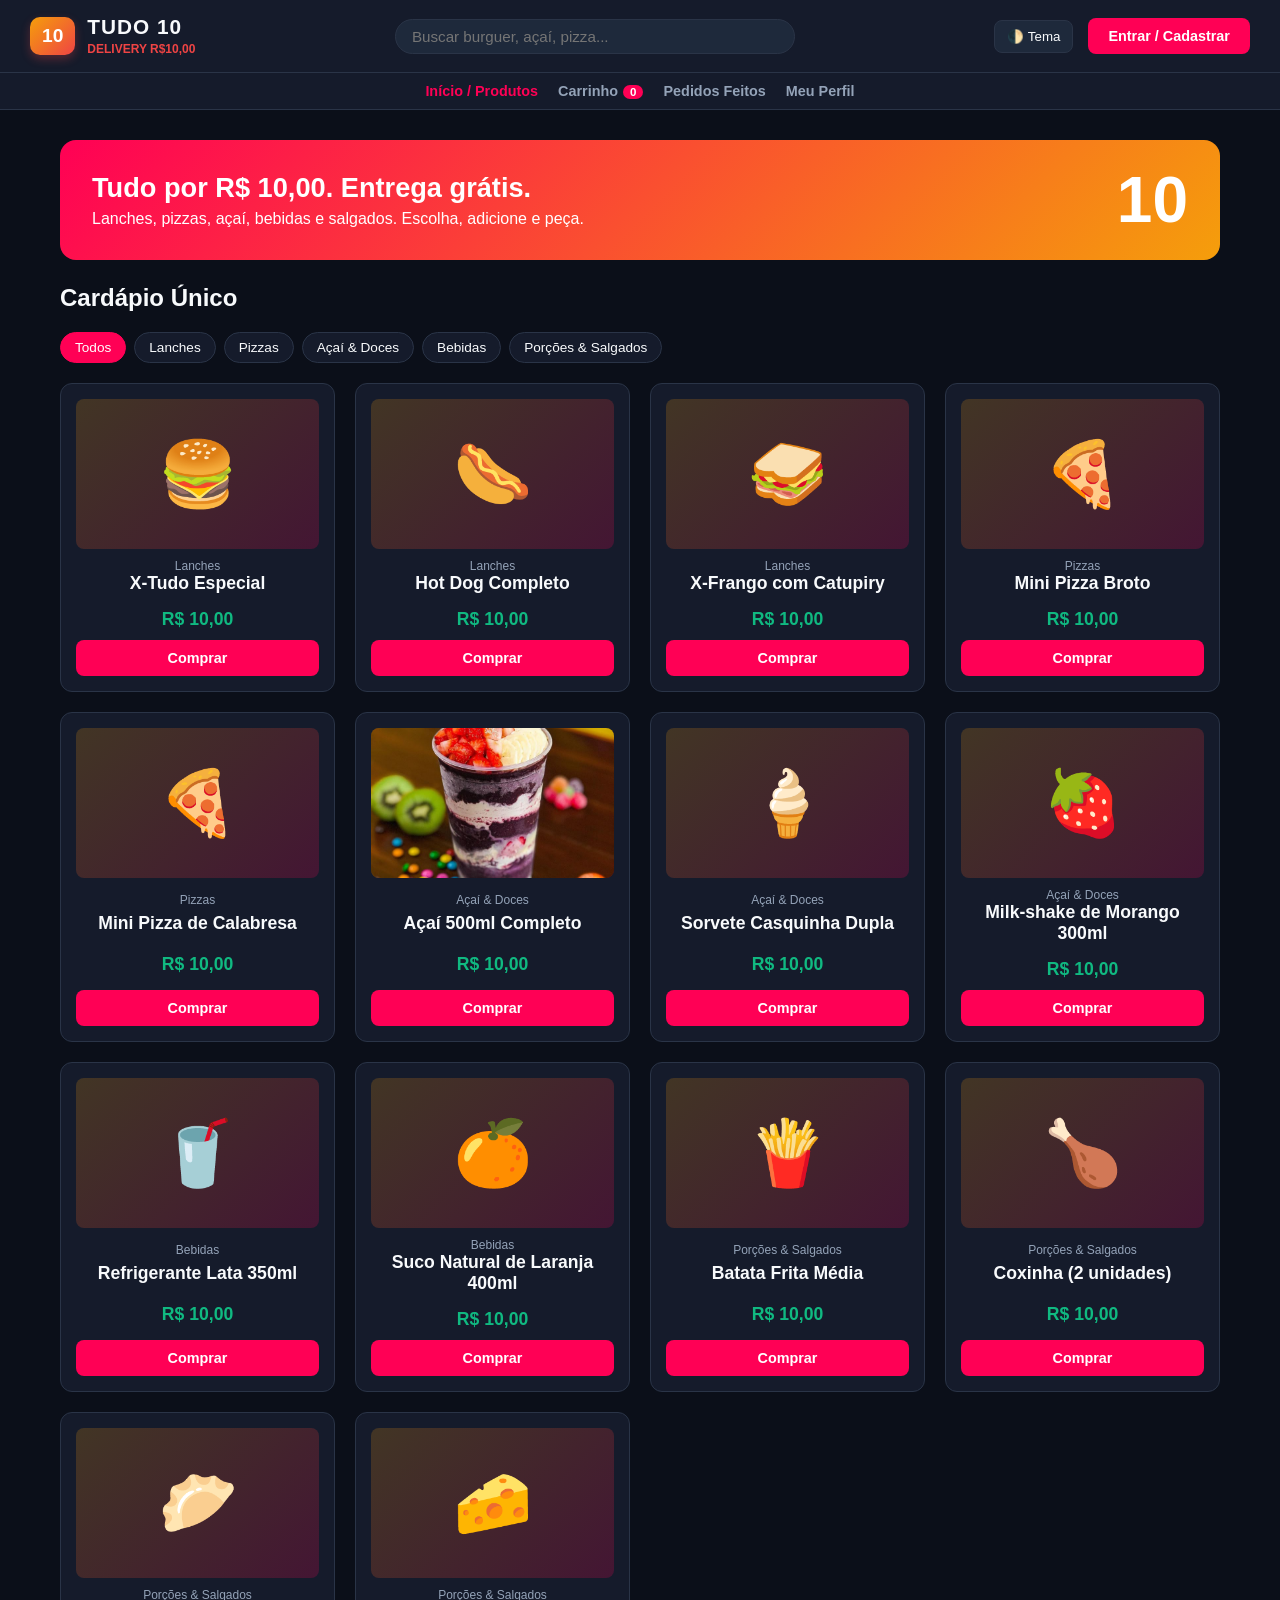
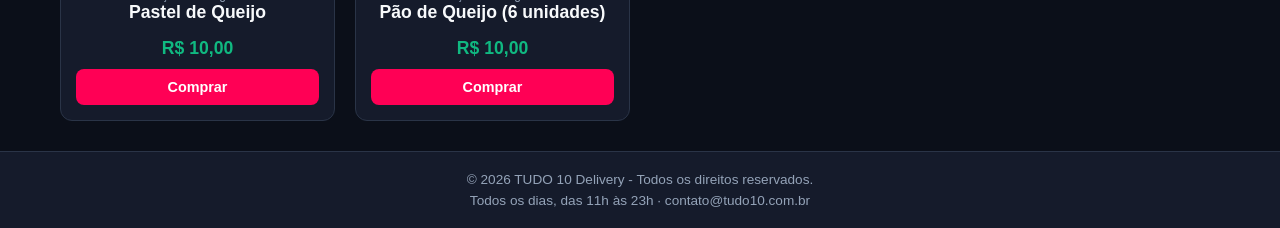
<file: docs/index.html>
<!DOCTYPE html>
<html lang="pt-BR" data-theme="dark">
<head>
  <meta charset="UTF-8">
  <meta name="viewport" content="width=device-width, initial-scale=1.0">
  <title>Delivery R$ 10,00 - TUDO 10</title>
  <link rel="stylesheet" href="style.css">
  <script src="script.js"></script>
</head>
<body>
  <header id="topo"></header>
  <nav class="sub-nav" id="menu"></nav>
  <main class="main-container">
    <section class="hero">
      <div><h2>Tudo por R$ 10,00. Entrega grátis.</h2><p>Lanches, pizzas, açaí, bebidas e salgados. Escolha, adicione e peça.</p></div>
      <div class="big">10</div>
    </section>
    <h2 class="section-title">Cardápio Único</h2>
    <div class="chips" id="chips"></div>
    <div class="grid-produtos" id="grid"></div>
  </main>
  <footer id="rodape"></footer>
</body>
</html>
</file>
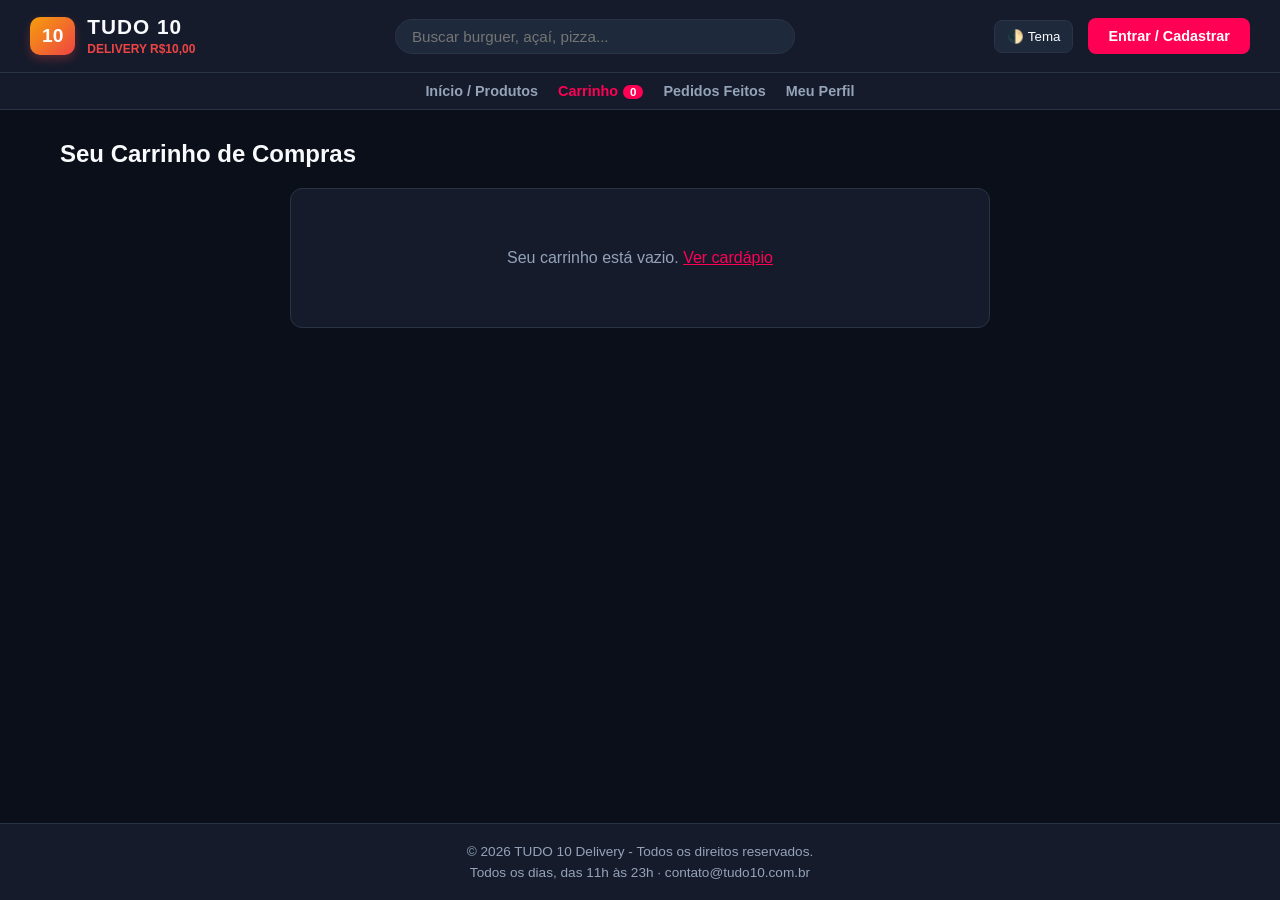
<file: docs/carrinho.html>
<!DOCTYPE html>
<html lang="pt-BR" data-theme="dark">
<head>
  <meta charset="UTF-8">
  <meta name="viewport" content="width=device-width, initial-scale=1.0">
  <title>Carrinho - TUDO 10</title>
  <link rel="stylesheet" href="style.css">
  <script src="script.js"></script>
</head>
<body>
  <header id="topo"></header>
  <nav class="sub-nav" id="menu"></nav>
  <main class="main-container">
    <h2 class="section-title">Seu Carrinho de Compras</h2>
    <div class="form-box wide"><div id="lista"></div><div id="checkout"></div></div>
  </main>
  <footer id="rodape"></footer>
</body>
</html>
</file>
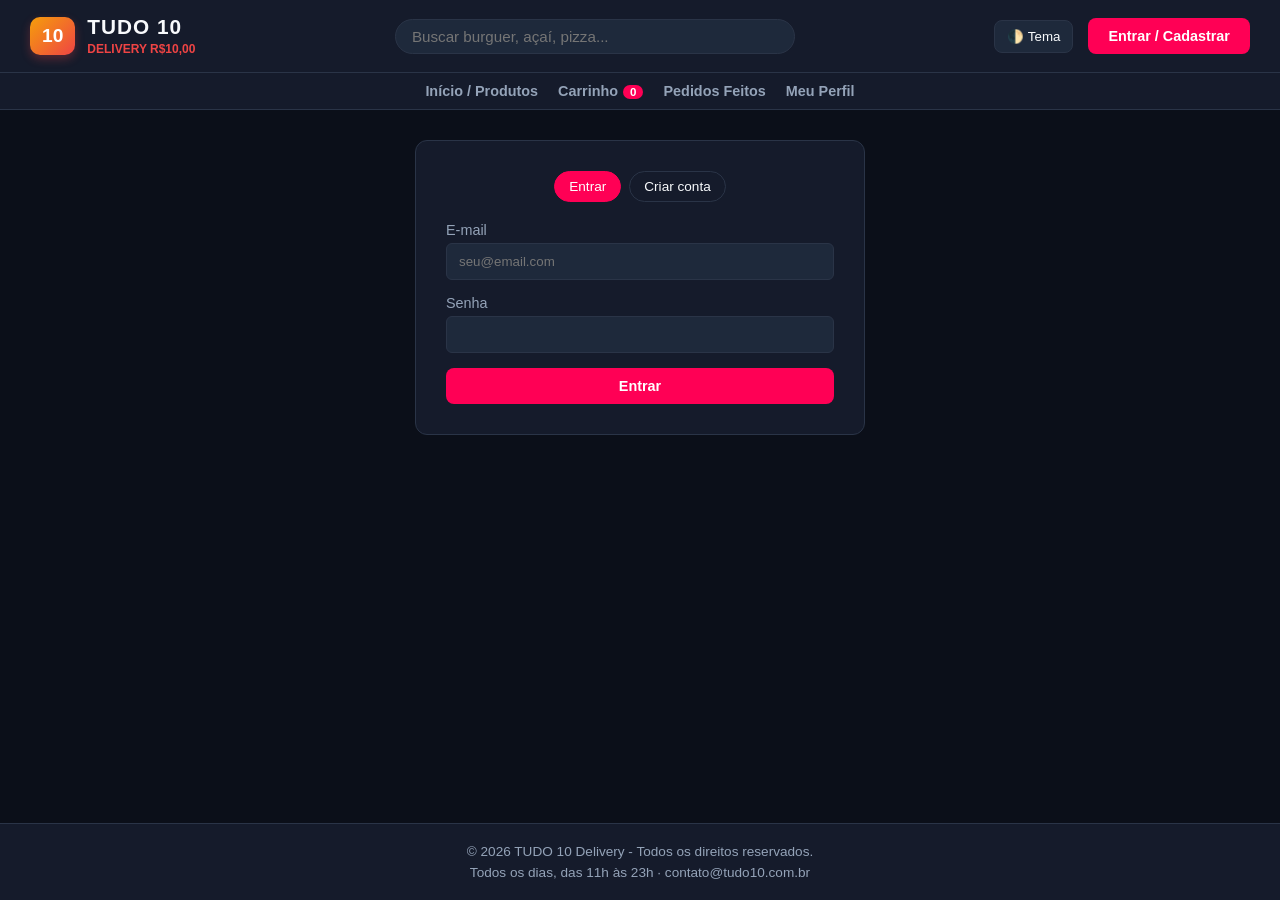
<file: docs/login.html>
<!DOCTYPE html>
<html lang="pt-BR" data-theme="dark">
<head>
  <meta charset="UTF-8">
  <meta name="viewport" content="width=device-width, initial-scale=1.0">
  <title>Login e Cadastro - TUDO 10</title>
  <link rel="stylesheet" href="style.css">
  <script src="script.js"></script>
</head>
<body>
  <header id="topo"></header>
  <nav class="sub-nav" id="menu"></nav>
  <main class="main-container">
    <div class="form-box">
      <div class="chips" style="justify-content: center;">
        <button class="chip on" data-tab="formLogin">Entrar</button>
        <button class="chip" data-tab="formCadastro">Criar conta</button>
      </div>
      <form id="formLogin">
        <div class="form-group"><label>E-mail</label><input name="email" type="email" required maxlength="60" placeholder="seu@email.com"></div>
        <div class="form-group"><label>Senha</label><input name="senha" type="password" required minlength="6" maxlength="20"></div>
        <button class="btn-primary" style="width: 100%;">Entrar</button>
      </form>
      <form id="formCadastro" hidden>
        <div class="form-group"><label>Nome completo</label><input name="nome" required maxlength="50" placeholder="Seu nome"></div>
        <div class="form-group"><label>E-mail</label><input name="email" type="email" required maxlength="60" placeholder="seu@email.com"></div>
        <div class="form-group"><label>CPF (máscara automática)</label><input name="cpf" data-mask="cpf" maxlength="14" inputmode="numeric" required placeholder="000.000.000-00"></div>
        <div class="form-group"><label>Telefone (máscara automática)</label><input name="telefone" data-mask="telefone" maxlength="15" inputmode="numeric" required placeholder="(00) 00000-0000"></div>
        <div class="form-group"><label>CEP (máscara automática)</label><input name="cep" data-mask="cep" maxlength="9" inputmode="numeric" required placeholder="00000-000"></div>
        <div class="form-group"><label>Endereço de entrega</label><input name="endereco" maxlength="80" required placeholder="Rua, número, bairro"></div>
        <div class="form-group"><label>Senha (6 a 20 caracteres)</label><input name="senha" type="password" required minlength="6" maxlength="20"></div>
        <button class="btn-primary" style="width: 100%;">Cadastrar</button>
      </form>
    </div>
  </main>
  <footer id="rodape"></footer>
</body>
</html>
</file>
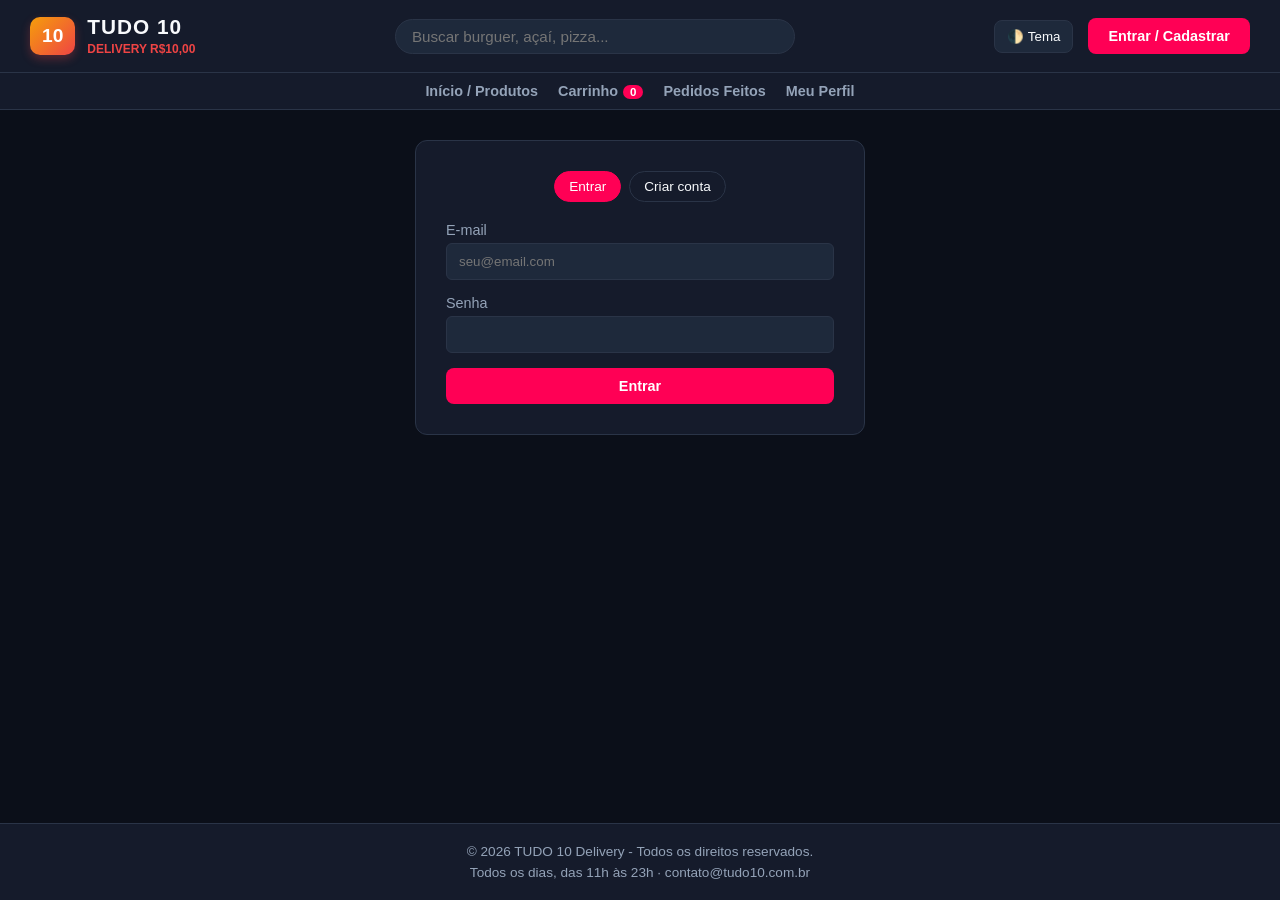
<file: docs/pedidos.html>
<!DOCTYPE html>
<html lang="pt-BR" data-theme="dark">
<head>
  <meta charset="UTF-8">
  <meta name="viewport" content="width=device-width, initial-scale=1.0">
  <title>Pedidos Feitos - TUDO 10</title>
  <link rel="stylesheet" href="style.css">
  <script src="script.js"></script>
</head>
<body>
  <header id="topo"></header>
  <nav class="sub-nav" id="menu"></nav>
  <main class="main-container">
    <h2 class="section-title">Histórico de Pedidos</h2>
    <div class="acoes" style="margin-bottom:15px"><button class="btn-primary" id="btnTodos" hidden>⬇ Baixar todos os pedidos (JSON)</button></div>
    <div id="listaPedidos"></div>
  </main>
  <footer id="rodape"></footer>
</body>
</html>
</file>
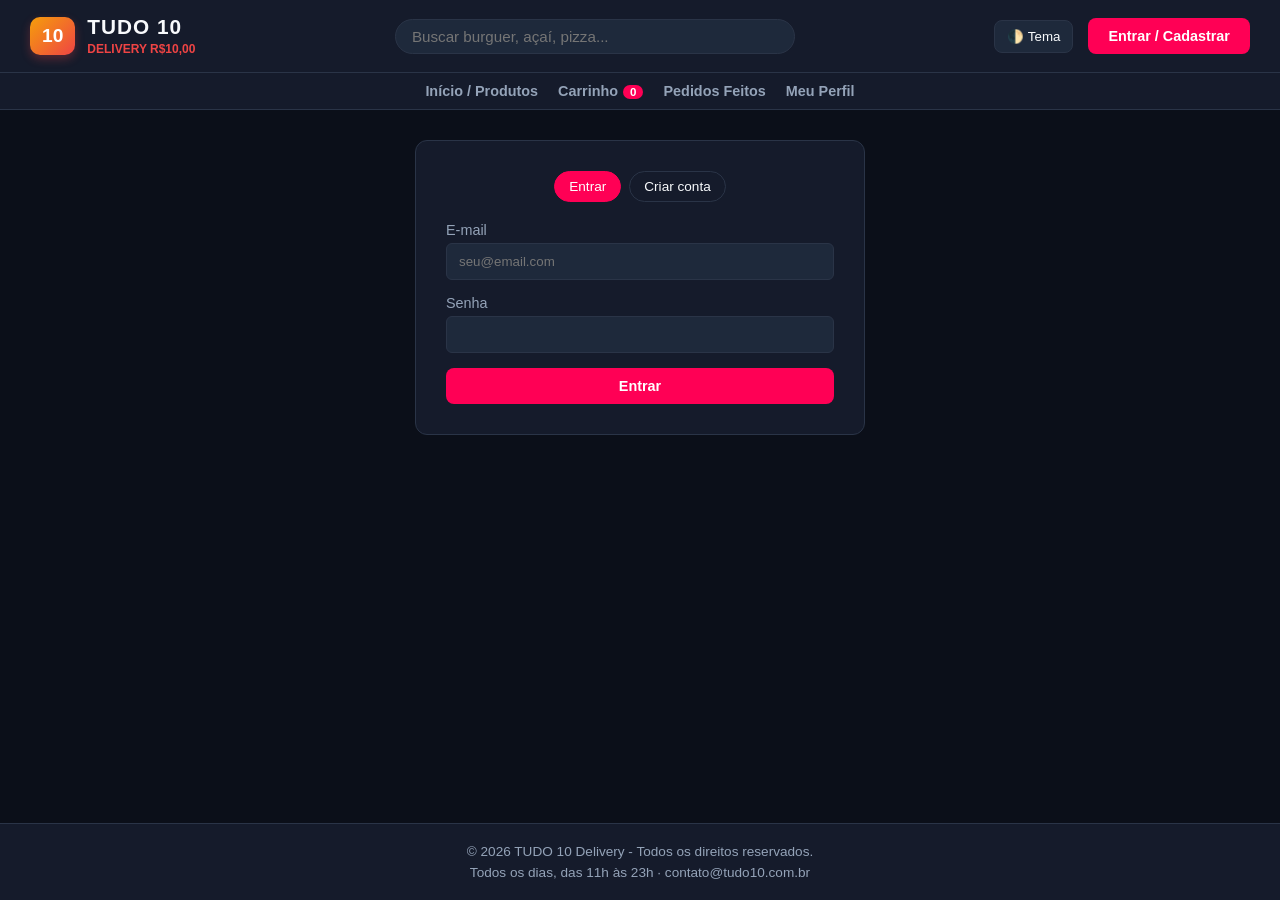
<file: docs/perfil.html>
<!DOCTYPE html>
<html lang="pt-BR" data-theme="dark">
<head>
  <meta charset="UTF-8">
  <meta name="viewport" content="width=device-width, initial-scale=1.0">
  <title>Meu Perfil - TUDO 10</title>
  <link rel="stylesheet" href="style.css">
  <script src="script.js"></script>
</head>
<body>
  <header id="topo"></header>
  <nav class="sub-nav" id="menu"></nav>
  <main class="main-container">
    <div class="form-box">
      <h2 style="margin-bottom: 20px; text-align: center;">Dados do Usuário</h2>
      <form id="formPerfil">
        <div class="form-group"><label>Nome completo</label><input name="nome" required maxlength="50"></div>
        <div class="form-group"><label>E-mail</label><input name="email" type="email" readonly></div>
        <div class="form-group"><label>CPF</label><input name="cpf" readonly></div>
        <div class="form-group"><label>Telefone</label><input name="telefone" data-mask="telefone" maxlength="15" inputmode="numeric" required></div>
        <div class="form-group"><label>CEP</label><input name="cep" data-mask="cep" maxlength="9" inputmode="numeric" required></div>
        <div class="form-group"><label>Endereço</label><input name="endereco" maxlength="80" required></div>
        <button class="btn-primary" style="width: 100%;">Salvar alterações</button>
      </form>
      <button class="btn-primary" id="btnSair" style="width: 100%; margin-top: 10px; background-color: #ef4444;">Sair da conta</button>
      <button class="theme-toggle" id="btnExcluir" style="width: 100%; margin-top: 10px;">Excluir minha conta</button>
    </div>
  </main>
  <footer id="rodape"></footer>
</body>
</html>
</file>
<file: docs/style.css>
:root {
  --bg-color: #0b0f19;
  --card-bg: #151b2b;
  --text-color: #f8fafc;
  --text-muted: #94a3b8;
  --primary: #ff0055;
  --primary-hover: #e0004c;
  --border-color: #2a3447;
  --input-bg: #1e293b;
}

[data-theme="light"] {
  --bg-color: #f1f5f9;
  --card-bg: #ffffff;
  --text-color: #0f172a;
  --text-muted: #64748b;
  --primary: #ff0055;
  --primary-hover: #d00044;
  --border-color: #cbd5e1;
  --input-bg: #e2e8f0;
}

* {
  margin: 0;
  padding: 0;
  box-sizing: border-box;
  font-family: 'Segoe UI', Tahoma, Geneva, Verdana, sans-serif;
}

body {
  background-color: var(--bg-color);
  color: var(--text-color);
  display: flex;
  flex-direction: column;
  min-height: 100vh;
}

header {
  display: flex;
  justify-content: space-between;
  align-items: center;
  padding: 15px 30px;
  background-color: var(--card-bg);
  border-bottom: 1px solid var(--border-color);
  flex-wrap: wrap;
  gap: 15px;
}

.logo-container {
  display: flex;
  align-items: center;
  gap: 12px;
  text-decoration: none;
}

.badge-10 {
  background: linear-gradient(135deg, #f59e0b, #ef4444);
  color: white;
  font-weight: bold;
  font-size: 1.2rem;
  padding: 8px 12px;
  border-radius: 10px;
  box-shadow: 0 4px 10px rgba(239, 68, 68, 0.3);
}

.logo-text h1 {
  font-size: 1.3rem;
  color: var(--text-color);
  letter-spacing: 1px;
}

.logo-text span {
  font-size: 0.75rem;
  color: #ef4444;
  font-weight: bold;
}

.search-bar {
  display: flex;
  align-items: center;
  background: var(--input-bg);
  border-radius: 25px;
  padding: 8px 16px;
  width: 100%;
  max-width: 400px;
  border: 1px solid var(--border-color);
}

.search-bar input {
  background: transparent;
  border: none;
  outline: none;
  color: var(--text-color);
  width: 100%;
  font-size: 0.95rem;
}

.nav-actions {
  display: flex;
  align-items: center;
  gap: 15px;
}

.btn-primary {
  background-color: var(--primary);
  color: white;
  border: none;
  padding: 10px 20px;
  border-radius: 8px;
  font-weight: bold;
  cursor: pointer;
  text-decoration: none;
  font-size: 0.9rem;
}

.btn-primary:hover {
  background-color: var(--primary-hover);
}

.theme-toggle {
  background: var(--input-bg);
  border: 1px solid var(--border-color);
  color: var(--text-color);
  padding: 8px 12px;
  border-radius: 8px;
  cursor: pointer;
}

.sub-nav {
  display: flex;
  justify-content: center;
  gap: 20px;
  background: var(--card-bg);
  padding: 10px;
  border-bottom: 1px solid var(--border-color);
}

.sub-nav a {
  color: var(--text-muted);
  text-decoration: none;
  font-weight: 600;
  font-size: 0.9rem;
}

.sub-nav a:hover, .sub-nav a.active {
  color: var(--primary);
}

.main-container {
  max-width: 1200px;
  margin: 30px auto;
  padding: 0 20px;
  flex: 1;
  width: 100%;
}

.section-title {
  margin-bottom: 20px;
  font-size: 1.5rem;
}

.grid-produtos {
  display: grid;
  grid-template-columns: repeat(auto-fit, minmax(250px, 1fr));
  gap: 20px;
}

.card-produto {
  background: var(--card-bg);
  border: 1px solid var(--border-color);
  border-radius: 12px;
  padding: 15px;
  text-align: center;
  display: flex;
  flex-direction: column;
  justify-content: space-between;
}

.card-produto img {
  width: 100%;
  height: 150px;
  object-fit: cover;
  border-radius: 8px;
  margin-bottom: 10px;
}

.card-produto h3 {
  font-size: 1.1rem;
  margin-bottom: 5px;
}

.preco {
  color: #10b981;
  font-weight: bold;
  font-size: 1.1rem;
  margin: 10px 0;
}

.form-box {
  background: var(--card-bg);
  border: 1px solid var(--border-color);
  max-width: 450px;
  margin: 0 auto;
  padding: 30px;
  border-radius: 12px;
}

.form-group {
  margin-bottom: 15px;
  text-align: left;
}

.form-group label {
  display: block;
  margin-bottom: 5px;
  font-size: 0.9rem;
  color: var(--text-muted);
}

.form-group input {
  width: 100%;
  padding: 10px 12px;
  background: var(--input-bg);
  border: 1px solid var(--border-color);
  color: var(--text-color);
  border-radius: 6px;
  outline: none;
}

footer {
  text-align: center;
  padding: 20px;
  background: var(--card-bg);
  border-top: 1px solid var(--border-color);
  color: var(--text-muted);
  font-size: 0.85rem;
  margin-top: auto;
}

@media(max-width: 768px) {
  header {
    flex-direction: column;
    align-items: stretch;
  }
  .search-bar {
    max-width: 100%;
  }
}
body, header, .sub-nav, footer, .card-produto, .form-box { transition: background .3s, color .3s; }
.sub-nav { flex-wrap: wrap; }
.hero { background: linear-gradient(135deg, #ff0055, #f59e0b); color: #fff; border-radius: 16px; padding: 28px 32px; margin-bottom: 24px; display: flex; justify-content: space-between; align-items: center; gap: 16px; flex-wrap: wrap; }
.hero h2 { font-size: 1.7rem; }
.hero p { margin-top: 6px; }
.hero .big { font-size: 4rem; font-weight: 800; line-height: 1; }
.chips { display: flex; gap: 8px; flex-wrap: wrap; margin-bottom: 20px; }
.chip { background: var(--card-bg); border: 1px solid var(--border-color); color: var(--text-color); padding: 7px 14px; border-radius: 20px; cursor: pointer; font-size: .85rem; }
.chip.on { background: var(--primary); border-color: var(--primary); color: #fff; }
.thumb { position: relative; height: 150px; border-radius: 8px; margin-bottom: 10px; display: flex; align-items: center; justify-content: center; font-size: 4rem; background: linear-gradient(135deg, #f59e0b33, #ff005533); overflow: hidden; }
.card-produto .thumb img { position: absolute; inset: 0; width: 100%; height: 100%; margin: 0; border-radius: 0; }
.cat { color: var(--text-muted); font-size: .75rem; }
.vazio { grid-column: 1 / -1; text-align: center; color: var(--text-muted); padding: 30px; }
.vazio a { color: var(--primary); }
.badge { background: var(--primary); color: #fff; border-radius: 10px; padding: 1px 7px; margin-left: 5px; font-size: .72rem; }
.wide { max-width: 700px; margin-bottom: 15px; }
.linha { display: flex; align-items: center; gap: 12px; padding: 10px 0; border-bottom: 1px solid var(--border-color); }
.linha .info { flex: 1; display: flex; flex-direction: column; }
.linha small { color: var(--text-muted); }
.em { font-size: 1.8rem; }
.qtd { display: flex; align-items: center; gap: 8px; }
.qtd button, .rem { background: var(--input-bg); border: 1px solid var(--border-color); color: var(--text-color); border-radius: 6px; width: 28px; height: 28px; cursor: pointer; }
.total { text-align: right; margin: 15px 0; font-size: 1.1rem; }
#checkout h3 { margin: 10px 0; }
.form-group select { width: 100%; padding: 10px 12px; background: var(--input-bg); border: 1px solid var(--border-color); color: var(--text-color); border-radius: 6px; }
.pedido ul { margin: 8px 0 8px 18px; }
.status { color: #f59e0b; font-weight: bold; }
.status.ok { color: #10b981; }
.acoes { display: flex; gap: 8px; margin-top: 10px; flex-wrap: wrap; }
.toast { position: fixed; bottom: 24px; left: 50%; transform: translateX(-50%); background: #10b981; color: #fff; padding: 12px 20px; border-radius: 8px; z-index: 9; box-shadow: 0 4px 12px #0005; }
footer p + p { margin-top: 6px; }
@media (max-width: 600px) { .linha { flex-wrap: wrap; } .hero .big { display: none; } }
</file>
